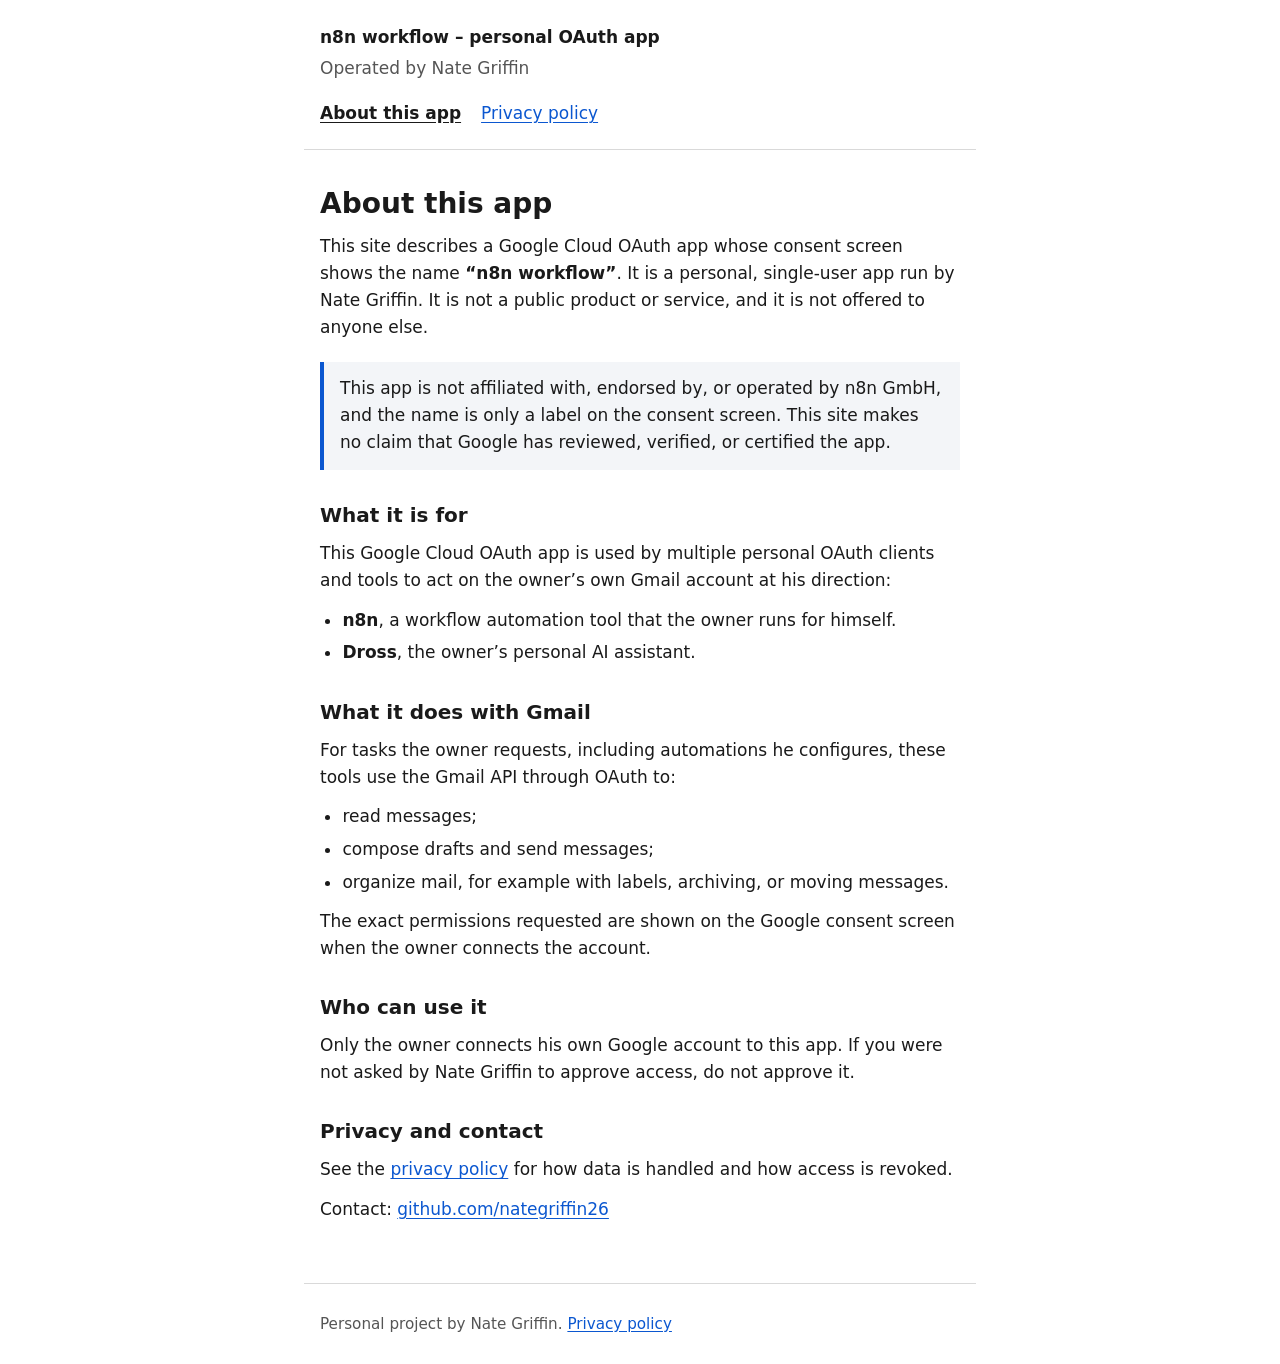
<file: index.html>
<!DOCTYPE html>
<html lang="en">
<head>
<meta charset="utf-8">
<meta name="viewport" content="width=device-width, initial-scale=1">
<title>n8n workflow (personal Google OAuth app) – Nate Griffin</title>
<meta name="description" content="Information about a single-user, personal Google OAuth app used by Nate Griffin to connect his own Gmail account to his own automation tools.">
<link rel="stylesheet" href="style.css">
</head>
<body>
<a class="skip" href="#main">Skip to content</a>
<header>
<strong>n8n workflow – personal OAuth app</strong>
<p>Operated by Nate Griffin</p>
<nav aria-label="Site">
<ul>
<li><a href="index.html" aria-current="page">About this app</a></li>
<li><a href="privacy.html">Privacy policy</a></li>
</ul>
</nav>
</header>
<main id="main">
<h1>About this app</h1>
<p>This site describes a Google Cloud OAuth app whose consent screen shows the name <strong>“n8n workflow”</strong>. It is a personal, single-user app run by Nate Griffin. It is not a public product or service, and it is not offered to anyone else.</p>

<div class="note">
<p>This app is not affiliated with, endorsed by, or operated by n8n GmbH, and the name is only a label on the consent screen. This site makes no claim that Google has reviewed, verified, or certified the app.</p>
</div>

<h2>What it is for</h2>
<p>This Google Cloud OAuth app is used by multiple personal OAuth clients and tools to act on the owner’s own Gmail account at his direction:</p>
<ul>
<li><strong>n8n</strong>, a workflow automation tool that the owner runs for himself.</li>
<li><strong>Dross</strong>, the owner’s personal AI assistant.</li>
</ul>

<h2>What it does with Gmail</h2>
<p>For tasks the owner requests, including automations he configures, these tools use the Gmail API through OAuth to:</p>
<ul>
<li>read messages;</li>
<li>compose drafts and send messages;</li>
<li>organize mail, for example with labels, archiving, or moving messages.</li>
</ul>
<p>The exact permissions requested are shown on the Google consent screen when the owner connects the account.</p>

<h2>Who can use it</h2>
<p>Only the owner connects his own Google account to this app. If you were not asked by Nate Griffin to approve access, do not approve it.</p>

<h2>Privacy and contact</h2>
<p>See the <a href="privacy.html">privacy policy</a> for how data is handled and how access is revoked.</p>
<p>Contact: <a href="https://github.com/nategriffin26" rel="noopener">github.com/nategriffin26</a></p>
</main>
<footer>
<p>Personal project by Nate Griffin. <a href="privacy.html">Privacy policy</a></p>
</footer>
</body>
</html>
</file>
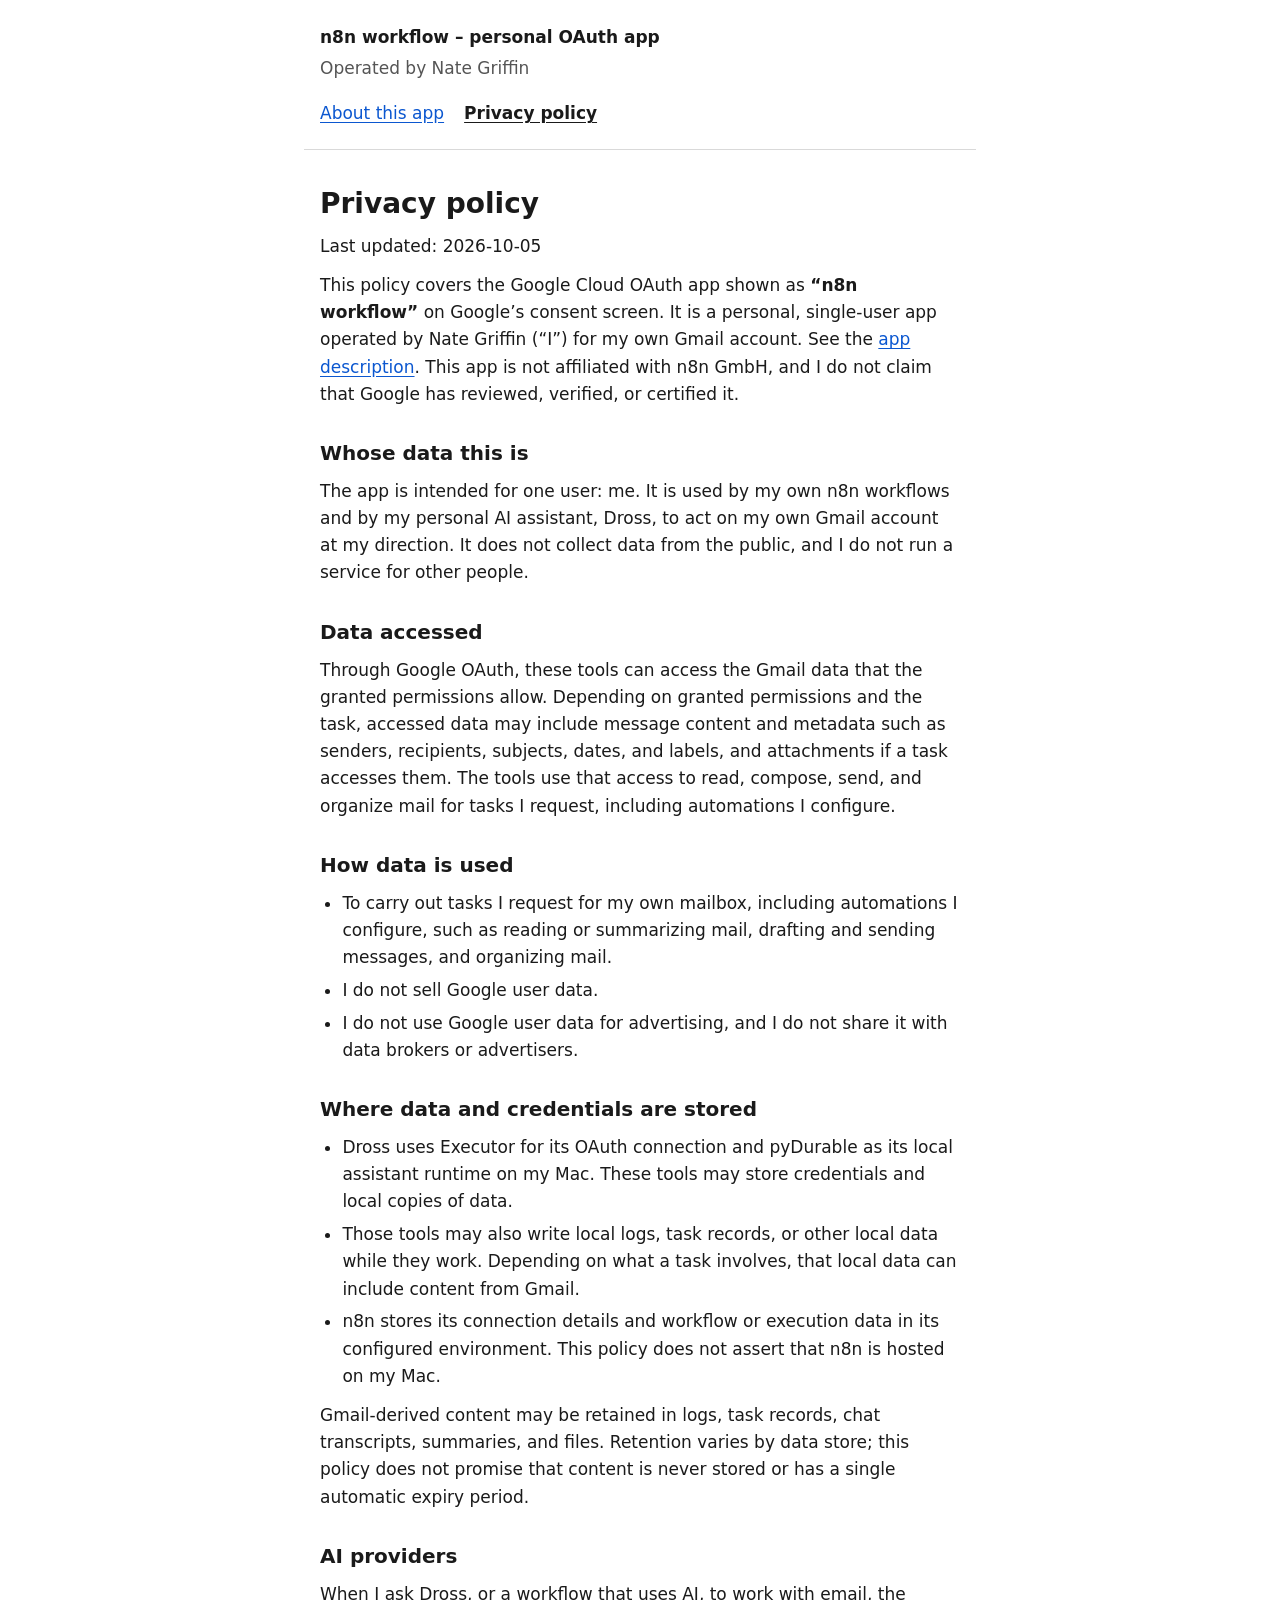
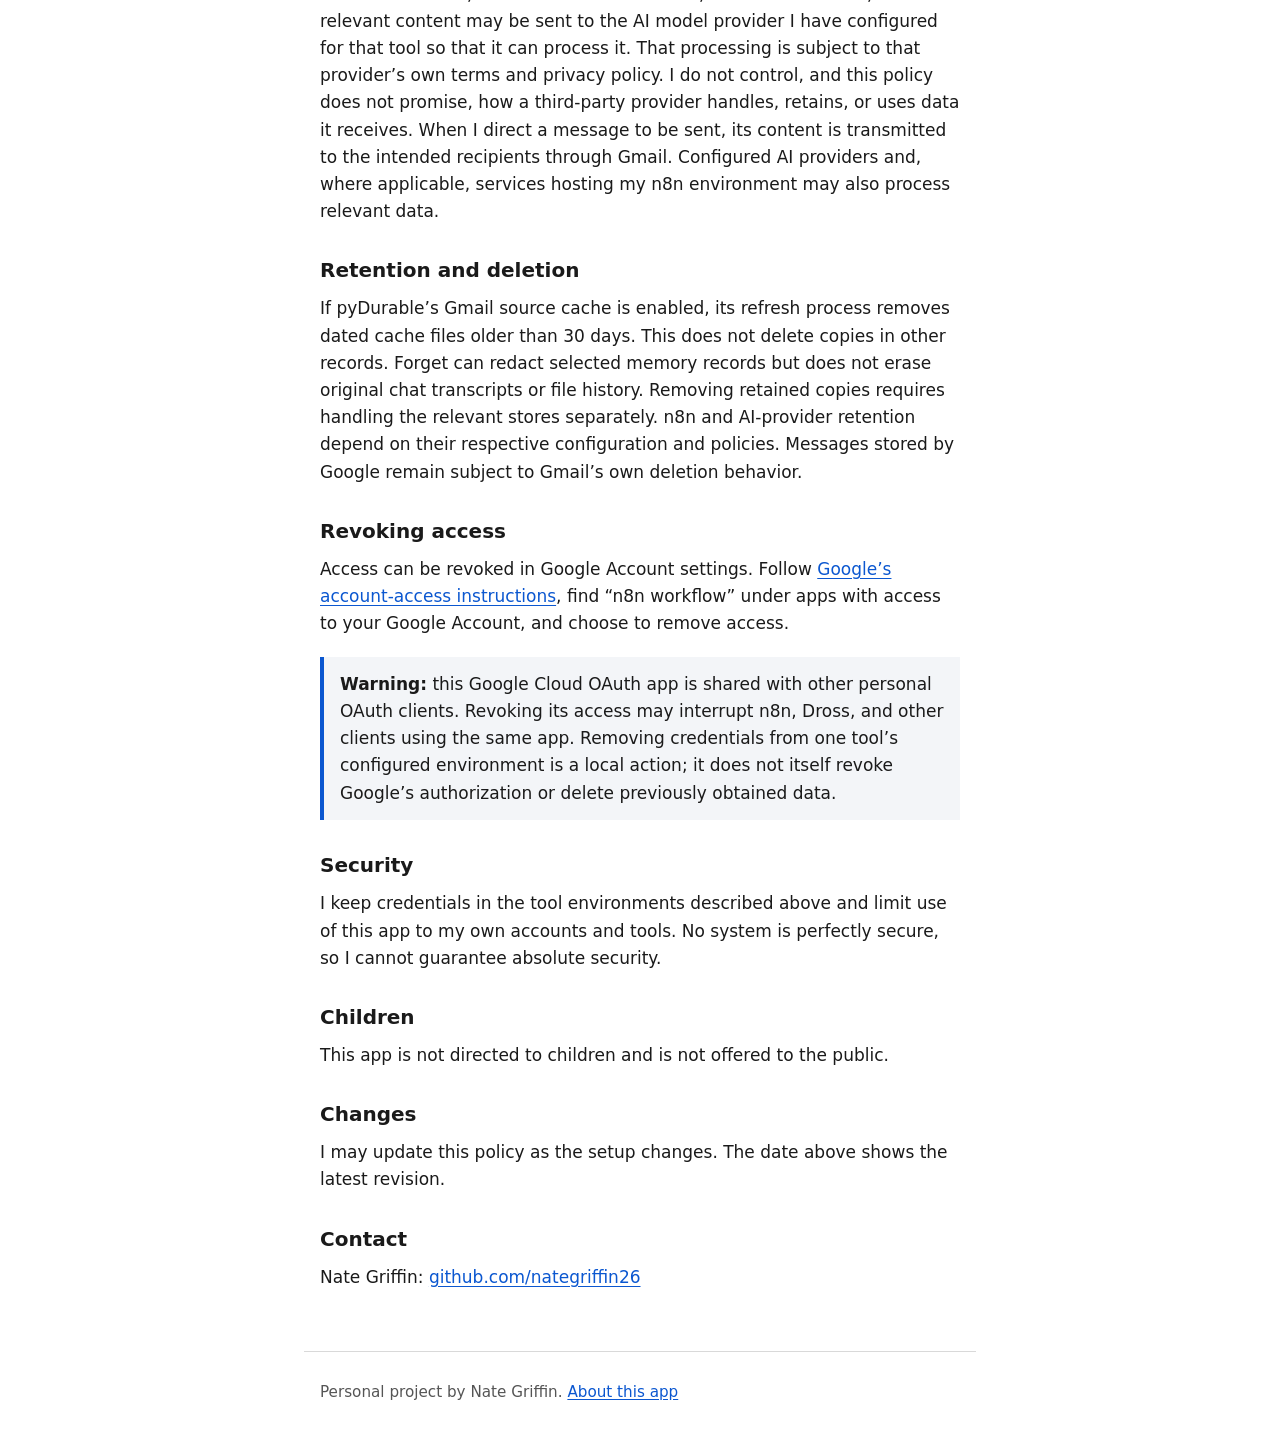
<file: privacy.html>
<!DOCTYPE html>
<html lang="en">
<head>
<meta charset="utf-8">
<meta name="viewport" content="width=device-width, initial-scale=1">
<title>Privacy policy – n8n workflow (personal Google OAuth app)</title>
<meta name="description" content="Privacy policy for a single-user, personal Google OAuth app operated by Nate Griffin.">
<link rel="stylesheet" href="style.css">
</head>
<body>
<a class="skip" href="#main">Skip to content</a>
<header>
<strong>n8n workflow – personal OAuth app</strong>
<p>Operated by Nate Griffin</p>
<nav aria-label="Site">
<ul>
<li><a href="index.html">About this app</a></li>
<li><a href="privacy.html" aria-current="page">Privacy policy</a></li>
</ul>
</nav>
</header>
<main id="main">
<h1>Privacy policy</h1>
<p>Last updated: 2026-10-05</p>
<p>This policy covers the Google Cloud OAuth app shown as <strong>“n8n workflow”</strong> on Google’s consent screen. It is a personal, single-user app operated by Nate Griffin (“I”) for my own Gmail account. See the <a href="index.html">app description</a>. This app is not affiliated with n8n GmbH, and I do not claim that Google has reviewed, verified, or certified it.</p>

<h2>Whose data this is</h2>
<p>The app is intended for one user: me. It is used by my own n8n workflows and by my personal AI assistant, Dross, to act on my own Gmail account at my direction. It does not collect data from the public, and I do not run a service for other people.</p>

<h2>Data accessed</h2>
<p>Through Google OAuth, these tools can access the Gmail data that the granted permissions allow. Depending on granted permissions and the task, accessed data may include message content and metadata such as senders, recipients, subjects, dates, and labels, and attachments if a task accesses them. The tools use that access to read, compose, send, and organize mail for tasks I request, including automations I configure.</p>

<h2>How data is used</h2>
<ul>
<li>To carry out tasks I request for my own mailbox, including automations I configure, such as reading or summarizing mail, drafting and sending messages, and organizing mail.</li>
<li>I do not sell Google user data.</li>
<li>I do not use Google user data for advertising, and I do not share it with data brokers or advertisers.</li>
</ul>

<h2>Where data and credentials are stored</h2>
<ul>
<li>Dross uses Executor for its OAuth connection and pyDurable as its local assistant runtime on my Mac. These tools may store credentials and local copies of data.</li>
<li>Those tools may also write local logs, task records, or other local data while they work. Depending on what a task involves, that local data can include content from Gmail.</li>
<li>n8n stores its connection details and workflow or execution data in its configured environment. This policy does not assert that n8n is hosted on my Mac.</li>
</ul>
<p>Gmail-derived content may be retained in logs, task records, chat transcripts, summaries, and files. Retention varies by data store; this policy does not promise that content is never stored or has a single automatic expiry period.</p>

<h2>AI providers</h2>
<p>When I ask Dross, or a workflow that uses AI, to work with email, the relevant content may be sent to the AI model provider I have configured for that tool so that it can process it. That processing is subject to that provider’s own terms and privacy policy. I do not control, and this policy does not promise, how a third-party provider handles, retains, or uses data it receives. When I direct a message to be sent, its content is transmitted to the intended recipients through Gmail. Configured AI providers and, where applicable, services hosting my n8n environment may also process relevant data.</p>

<h2>Retention and deletion</h2>
<p>If pyDurable’s Gmail source cache is enabled, its refresh process removes dated cache files older than 30 days. This does not delete copies in other records. Forget can redact selected memory records but does not erase original chat transcripts or file history. Removing retained copies requires handling the relevant stores separately. n8n and AI-provider retention depend on their respective configuration and policies. Messages stored by Google remain subject to Gmail’s own deletion behavior.</p>

<h2>Revoking access</h2>
<p>Access can be revoked in Google Account settings. Follow <a href="https://support.google.com/accounts/answer/13533235?hl=en" rel="noopener">Google’s account-access instructions</a>, find “n8n workflow” under apps with access to your Google Account, and choose to remove access.</p>
<div class="note">
<p><strong>Warning:</strong> this Google Cloud OAuth app is shared with other personal OAuth clients. Revoking its access may interrupt n8n, Dross, and other clients using the same app. Removing credentials from one tool’s configured environment is a local action; it does not itself revoke Google’s authorization or delete previously obtained data.</p>
</div>

<h2>Security</h2>
<p>I keep credentials in the tool environments described above and limit use of this app to my own accounts and tools. No system is perfectly secure, so I cannot guarantee absolute security.</p>

<h2>Children</h2>
<p>This app is not directed to children and is not offered to the public.</p>

<h2>Changes</h2>
<p>I may update this policy as the setup changes. The date above shows the latest revision.</p>

<h2>Contact</h2>
<p>Nate Griffin: <a href="https://github.com/nategriffin26" rel="noopener">github.com/nategriffin26</a></p>
</main>
<footer>
<p>Personal project by Nate Griffin. <a href="index.html">About this app</a></p>
</footer>
</body>
</html>
</file>
<file: style.css>
:root{color-scheme:light dark;--bg:#fff;--fg:#1a1a1a;--muted:#555;--link:#0b57d0;--line:#d9d9d9;--note:#f3f5f8}
@media (prefers-color-scheme:dark){:root{--bg:#121212;--fg:#ececec;--muted:#b0b0b0;--link:#8ab4f8;--line:#3a3a3a;--note:#1d2026}}
*{box-sizing:border-box}
html{-webkit-text-size-adjust:100%}
body{margin:0;background:var(--bg);color:var(--fg);font:1.0625rem/1.6 system-ui,-apple-system,"Segoe UI",Roboto,sans-serif}
.skip{position:absolute;left:-999px;top:0;background:var(--bg);color:var(--fg);padding:.5rem 1rem}
.skip:focus{left:0;z-index:1}
header,main,footer{max-width:42rem;margin:0 auto;padding:1rem}
header{padding-top:1.5rem;border-bottom:1px solid var(--line)}
header p{margin:.25rem 0 0;color:var(--muted)}
nav ul{list-style:none;margin:.75rem 0 0;padding:0;display:flex;flex-wrap:wrap;gap:.25rem 1.25rem}
a{color:var(--link);text-underline-offset:.15em}
a:focus-visible{outline:3px solid var(--link);outline-offset:2px}
a[aria-current="page"]{color:var(--fg);font-weight:600}
h1{font-size:1.75rem;line-height:1.25;margin:1.25rem 0 .5rem}
h2{font-size:1.25rem;line-height:1.3;margin:2rem 0 .5rem}
p,ul{margin:.75rem 0}
ul{padding-left:1.4rem}
li{margin:.35rem 0}
.note{background:var(--note);border-left:4px solid var(--link);padding:.1rem 1rem;margin:1.25rem 0}
footer{border-top:1px solid var(--line);color:var(--muted);font-size:.95rem;margin-top:2rem}
@media (max-width:30rem){body{font-size:1rem}h1{font-size:1.5rem}}
</file>
